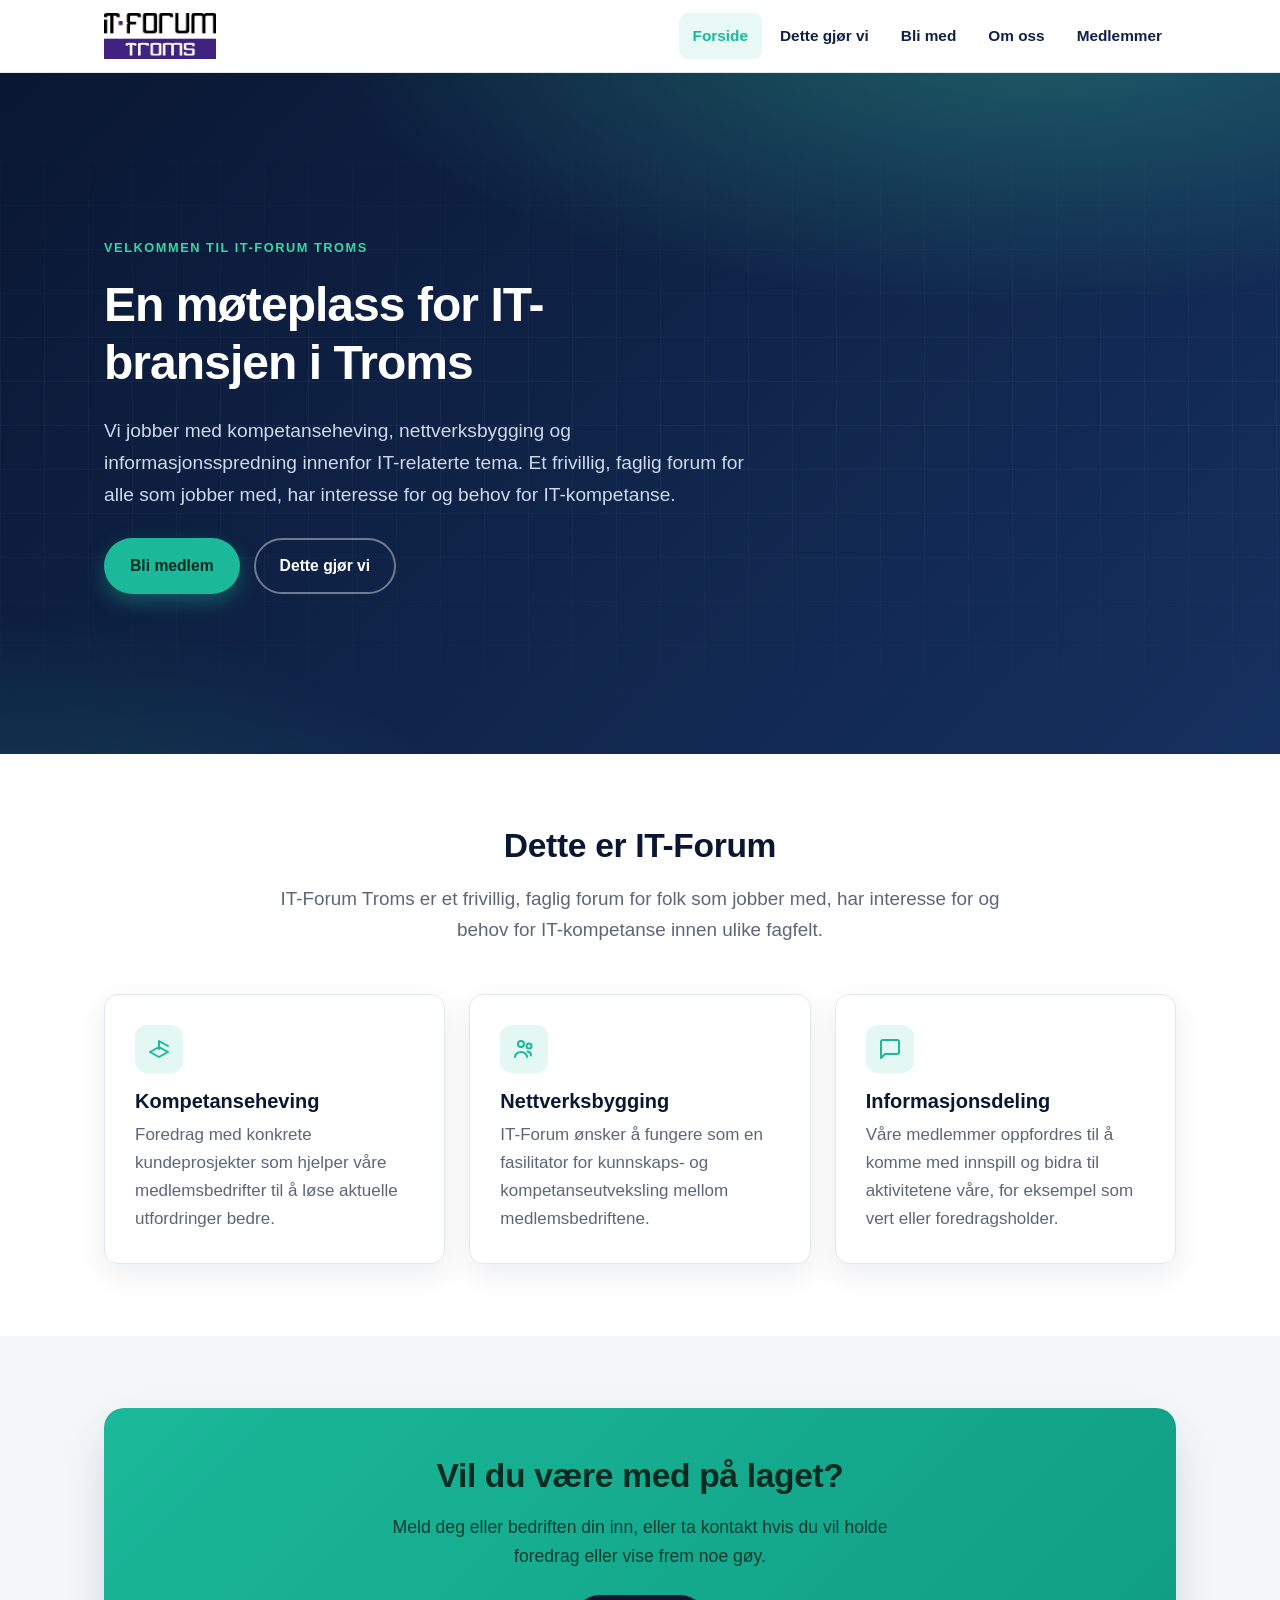
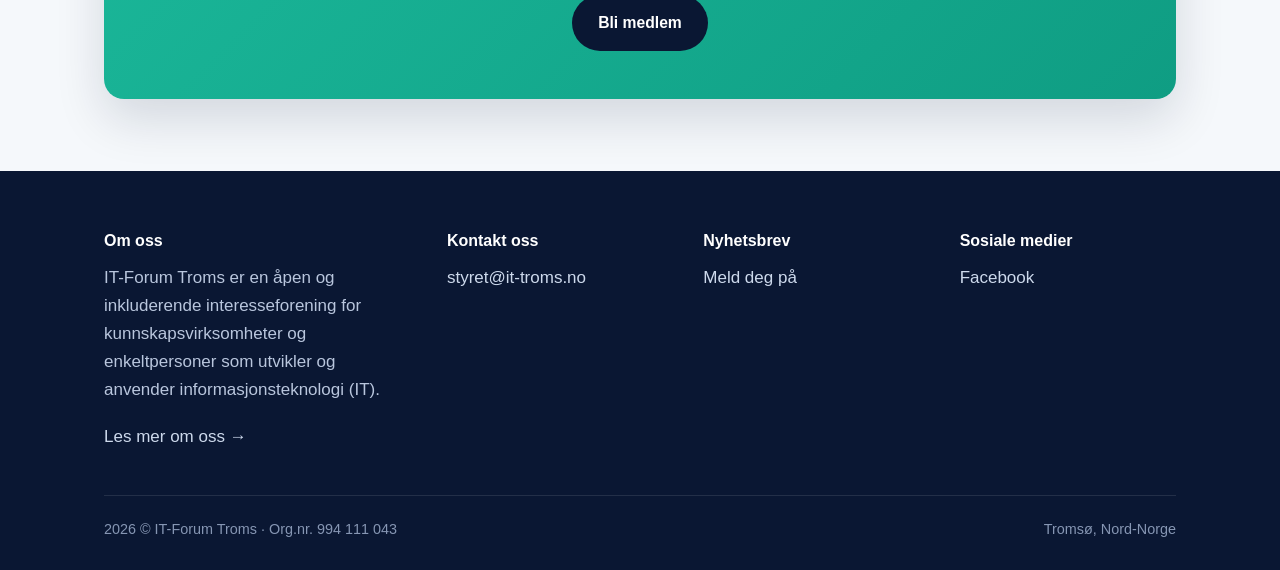
<file: site/index.html>
<!DOCTYPE html>
<html lang="no">
<head>
  <meta charset="UTF-8">
  <meta name="viewport" content="width=device-width, initial-scale=1">
  <title>IT-Forum Troms</title>
  <meta name="description" content="IT-Forum Troms jobber med kompetanseheving, nettverksbygging og informasjonsspredning innenfor IT-relaterte tema i Nord-Norge.">
  <link rel="canonical" href="https://it-troms.no/">
  <link rel="icon" type="image/png" href="assets/img/logo.png">
  <link rel="stylesheet" href="assets/css/style.css">
</head>
<body>
  <header class="site-header">
    <div class="container nav">
      <a class="brand" href="index.html">
        <img class="brand-logo" src="assets/img/logo.png" alt="IT-Forum Troms">
      </a>
      <button class="nav-toggle" aria-label="Meny" aria-expanded="false"><span></span></button>
      <ul class="nav-links">
        <li><a href="index.html" class="active">Forside</a></li>
        <li><a href="dette-gjor-vi.html">Dette gjør vi</a></li>
        <li><a href="bli-med.html">Bli med</a></li>
        <li><a href="om-oss.html">Om oss</a></li>
        <li><a href="medlemmer.html">Medlemmer</a></li>
      </ul>
    </div>
  </header>

  <main>
    <section class="hero">
      <div class="container">
        <span class="hero-eyebrow">Velkommen til IT-Forum Troms</span>
        <h1>En møteplass for IT-bransjen i Troms</h1>
        <p>Vi jobber med kompetanseheving, nettverksbygging og informasjonsspredning innenfor IT-relaterte tema. Et frivillig, faglig forum for alle som jobber med, har interesse for og behov for IT-kompetanse.</p>
        <div class="actions">
          <a class="btn btn-primary" href="bli-med.html">Bli medlem</a>
          <a class="btn btn-ghost" href="dette-gjor-vi.html">Dette gjør vi</a>
        </div>
      </div>
    </section>

    <section>
      <div class="container">
        <div class="center" style="margin-bottom:48px;">
          <h2>Dette er IT-Forum</h2>
          <p class="lead">IT-Forum Troms er et frivillig, faglig forum for folk som jobber med, har interesse for og behov for IT-kompetanse innen ulike fagfelt.</p>
        </div>
        <div class="grid">
          <article class="card">
            <div class="icon" aria-hidden="true">
              <svg width="24" height="24" viewBox="0 0 24 24" fill="none" stroke="currentColor" stroke-width="2" stroke-linecap="round" stroke-linejoin="round"><path d="M12 20l9-5-9-5-9 5 9 5z"/><path d="M12 12V4l9 5"/></svg>
            </div>
            <h3>Kompetanseheving</h3>
            <p>Foredrag med konkrete kundeprosjekter som hjelper våre medlemsbedrifter til å løse aktuelle utfordringer bedre.</p>
          </article>
          <article class="card">
            <div class="icon" aria-hidden="true">
              <svg width="24" height="24" viewBox="0 0 24 24" fill="none" stroke="currentColor" stroke-width="2" stroke-linecap="round" stroke-linejoin="round"><circle cx="9" cy="7" r="3"/><circle cx="17" cy="9" r="2.5"/><path d="M3 20c0-3 3-5 6-5s6 2 6 5"/><path d="M15.5 14.5c2.2.3 3.5 2 3.5 4"/></svg>
            </div>
            <h3>Nettverksbygging</h3>
            <p>IT-Forum ønsker å fungere som en fasilitator for kunnskaps- og kompetanseutveksling mellom medlemsbedriftene.</p>
          </article>
          <article class="card">
            <div class="icon" aria-hidden="true">
              <svg width="24" height="24" viewBox="0 0 24 24" fill="none" stroke="currentColor" stroke-width="2" stroke-linecap="round" stroke-linejoin="round"><path d="M21 15a2 2 0 0 1-2 2H7l-4 4V5a2 2 0 0 1 2-2h14a2 2 0 0 1 2 2z"/></svg>
            </div>
            <h3>Informasjonsdeling</h3>
            <p>Våre medlemmer oppfordres til å komme med innspill og bidra til aktivitetene våre, for eksempel som vert eller foredragsholder.</p>
          </article>
        </div>
      </div>
    </section>

    <section class="section-soft">
      <div class="container">
        <div class="cta">
          <h2>Vil du være med på laget?</h2>
          <p>Meld deg eller bedriften din inn, eller ta kontakt hvis du vil holde foredrag eller vise frem noe gøy.</p>
          <a class="btn btn-dark" href="bli-med.html">Bli medlem</a>
        </div>
      </div>
    </section>
  </main>

  <footer class="site-footer">
    <div class="container">
      <div class="footer-grid">
        <div>
          <h4>Om oss</h4>
          <p>IT-Forum Troms er en åpen og inkluderende interesseforening for kunnskapsvirksomheter og enkeltpersoner som utvikler og anvender informasjonsteknologi (IT).</p>
          <a href="om-oss.html">Les mer om oss →</a>
        </div>
        <div>
          <h4>Kontakt oss</h4>
          <ul><li><a href="mailto:styret@it-troms.no">styret@it-troms.no</a></li></ul>
        </div>
        <div>
          <h4>Nyhetsbrev</h4>
          <ul><li><a href="mailto:styret@it-troms.no?subject=Meld%20meg%20p%C3%A5%20nyhetsbrev">Meld deg på</a></li></ul>
        </div>
        <div>
          <h4>Sosiale medier</h4>
          <ul><li><a href="https://www.facebook.com/itforumtroms/" target="_blank" rel="noopener">Facebook</a></li></ul>
        </div>
      </div>
      <div class="footer-bottom">
        <span>2026 © IT-Forum Troms · Org.nr. 994 111 043</span>
        <span>Tromsø, Nord-Norge</span>
      </div>
    </div>
  </footer>

  <script src="assets/js/main.js"></script>
</body>
</html>
</file>
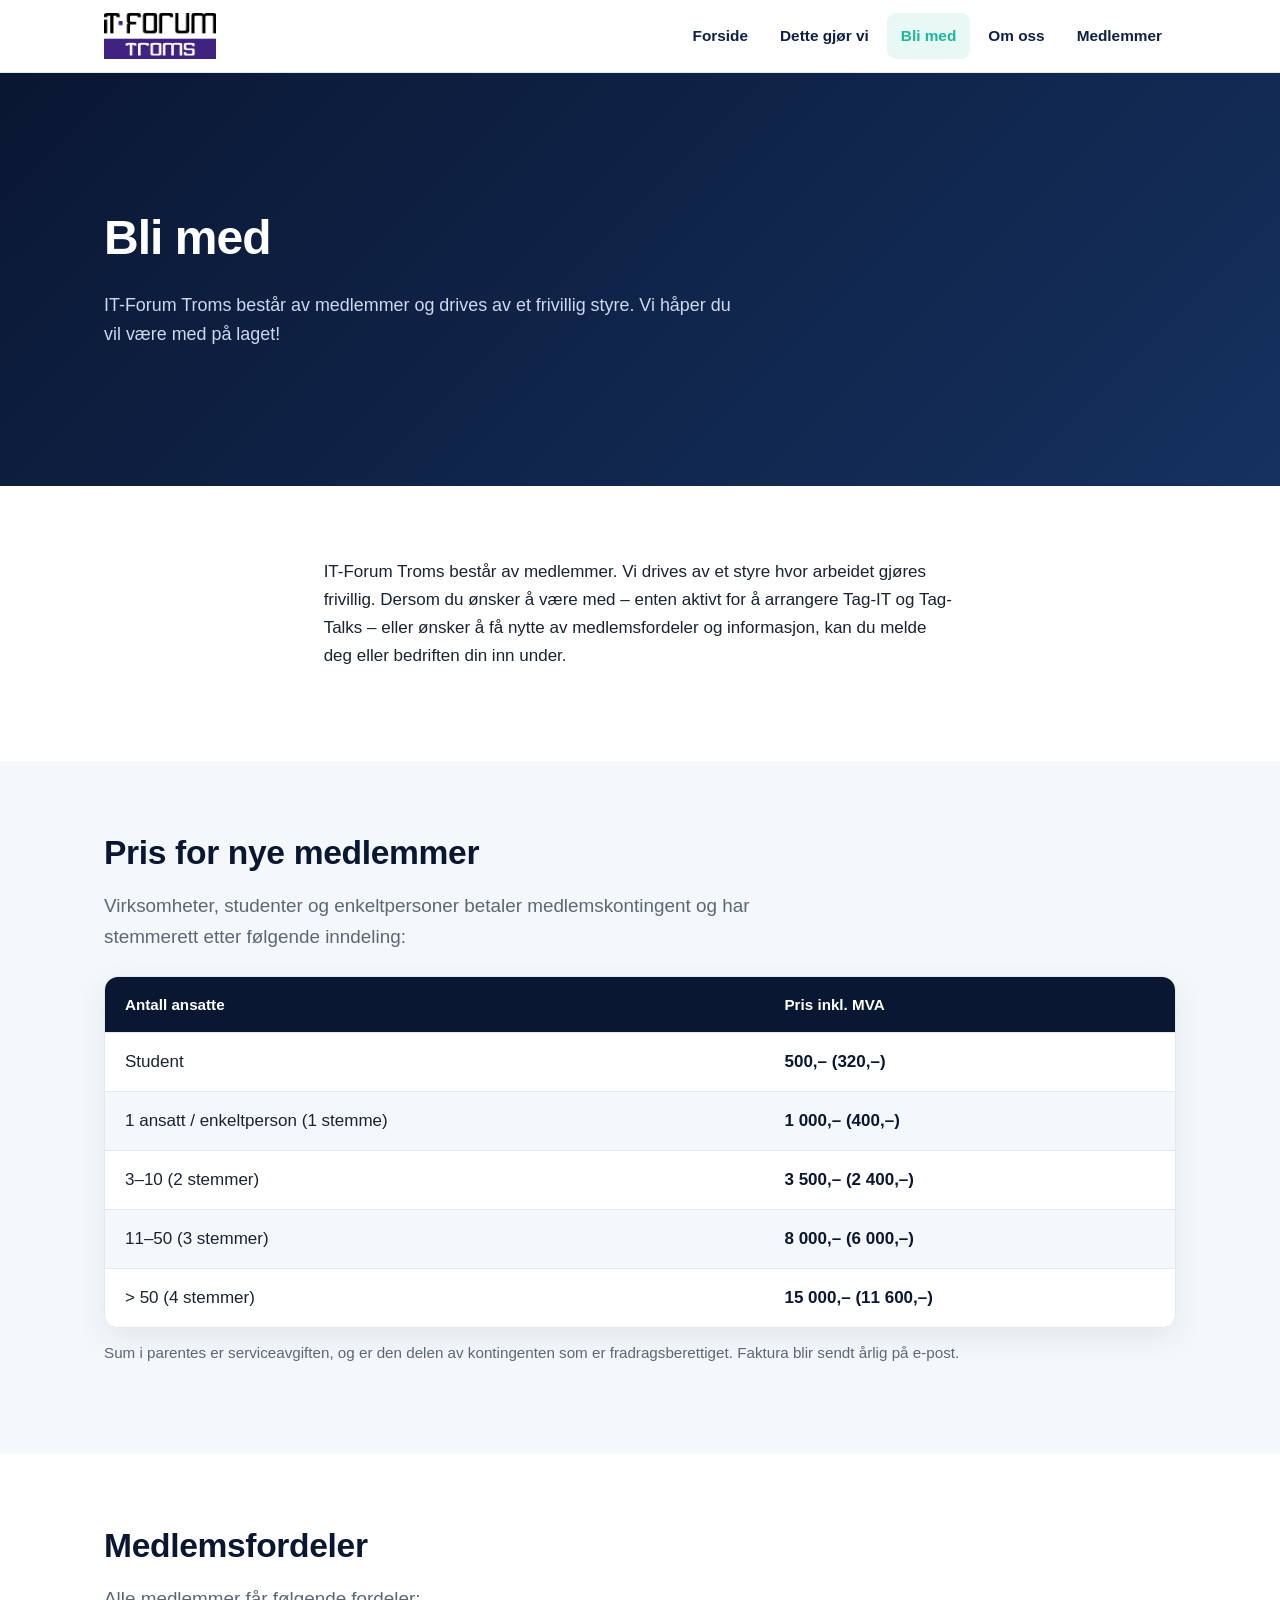
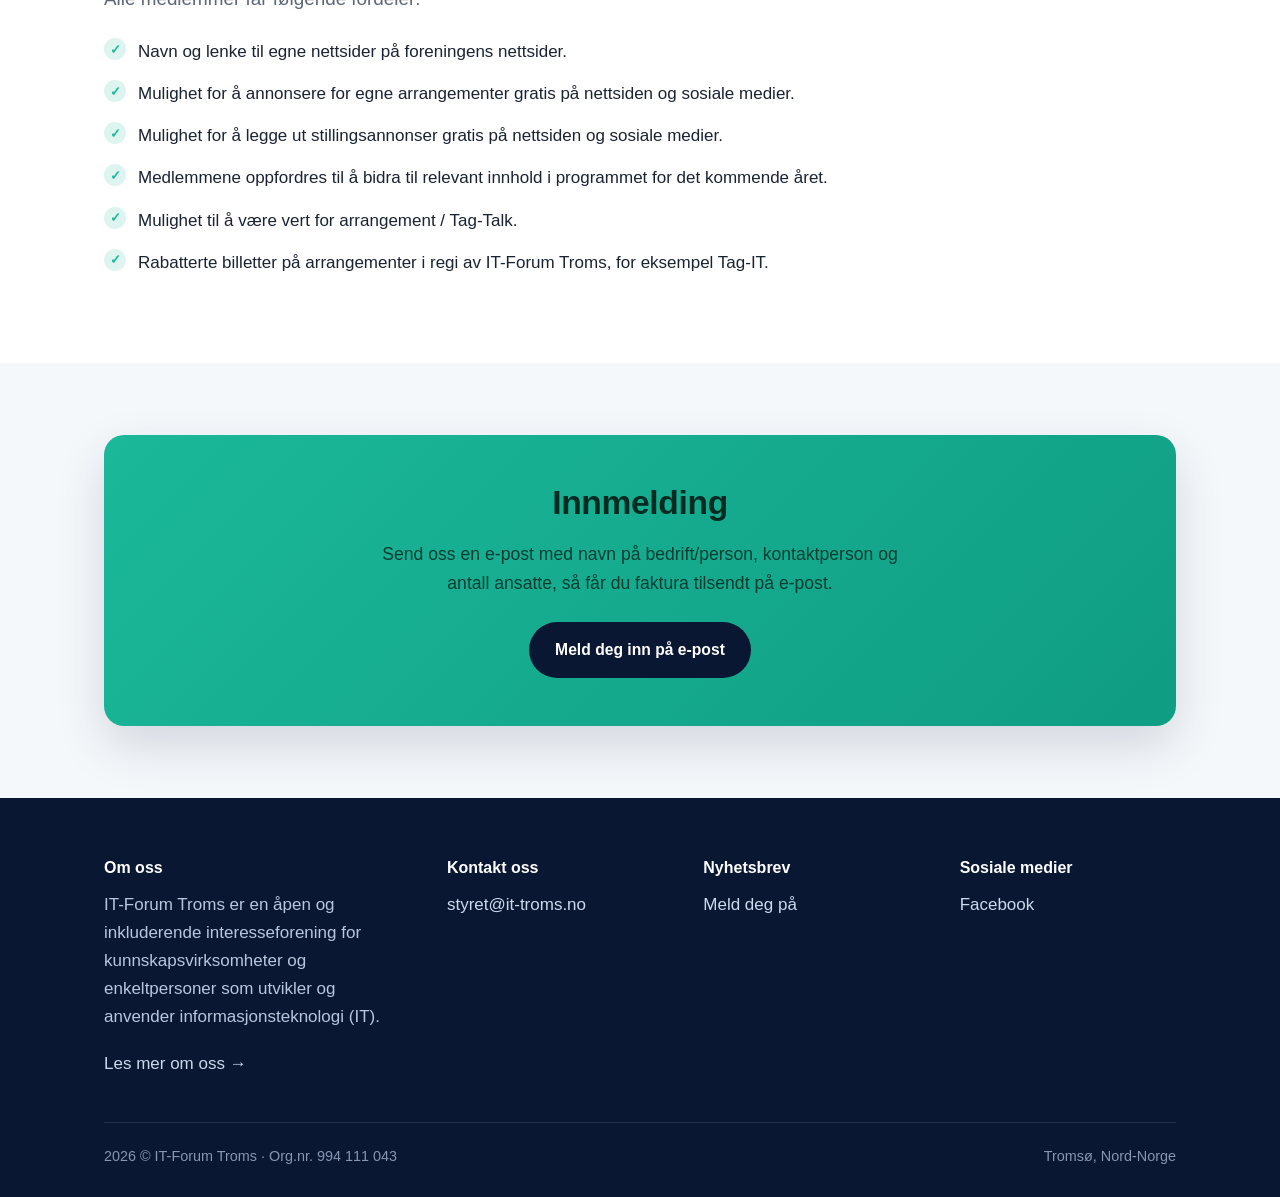
<file: site/bli-med.html>
<!DOCTYPE html>
<html lang="no">
<head>
  <meta charset="UTF-8">
  <meta name="viewport" content="width=device-width, initial-scale=1">
  <title>Bli med – IT-Forum Troms</title>
  <meta name="description" content="Bli medlem i IT-Forum Troms. Se medlemskontingent, medlemsfordeler og hvordan du melder deg inn.">
  <link rel="canonical" href="https://it-troms.no/bli-med.html">
  <link rel="icon" type="image/png" href="assets/img/logo.png">
  <link rel="stylesheet" href="assets/css/style.css">
</head>
<body>
  <header class="site-header">
    <div class="container nav">
      <a class="brand" href="index.html">
        <img class="brand-logo" src="assets/img/logo.png" alt="IT-Forum Troms">
      </a>
      <button class="nav-toggle" aria-label="Meny" aria-expanded="false"><span></span></button>
      <ul class="nav-links">
        <li><a href="index.html">Forside</a></li>
        <li><a href="dette-gjor-vi.html">Dette gjør vi</a></li>
        <li><a href="bli-med.html" class="active">Bli med</a></li>
        <li><a href="om-oss.html">Om oss</a></li>
        <li><a href="medlemmer.html">Medlemmer</a></li>
      </ul>
    </div>
  </header>

  <main>
    <section class="page-head">
      <div class="container">
        <h1>Bli med</h1>
        <p>IT-Forum Troms består av medlemmer og drives av et frivillig styre. Vi håper du vil være med på laget!</p>
      </div>
    </section>

    <section>
      <div class="container prose">
        <p>IT-Forum Troms består av medlemmer. Vi drives av et styre hvor arbeidet gjøres frivillig. Dersom du ønsker å være med – enten aktivt for å arrangere Tag-IT og Tag-Talks – eller ønsker å få nytte av medlemsfordeler og informasjon, kan du melde deg eller bedriften din inn under.</p>
      </div>
    </section>

    <section class="section-soft">
      <div class="container">
        <h2>Pris for nye medlemmer</h2>
        <p class="lead" style="margin-bottom:24px;">Virksomheter, studenter og enkeltpersoner betaler medlemskontingent og har stemmerett etter følgende inndeling:</p>
        <div class="table-wrap">
          <table class="pricing">
            <thead>
              <tr><th>Antall ansatte</th><th>Pris inkl. MVA</th></tr>
            </thead>
            <tbody>
              <tr><td>Student</td><td>500,– (320,–)</td></tr>
              <tr><td>1 ansatt / enkeltperson (1 stemme)</td><td>1 000,– (400,–)</td></tr>
              <tr><td>3–10 (2 stemmer)</td><td>3 500,– (2 400,–)</td></tr>
              <tr><td>11–50 (3 stemmer)</td><td>8 000,– (6 000,–)</td></tr>
              <tr><td>&gt; 50 (4 stemmer)</td><td>15 000,– (11 600,–)</td></tr>
            </tbody>
          </table>
        </div>
        <p class="table-note">Sum i parentes er serviceavgiften, og er den delen av kontingenten som er fradragsberettiget. Faktura blir sendt årlig på e-post.</p>
      </div>
    </section>

    <section>
      <div class="container">
        <h2>Medlemsfordeler</h2>
        <p class="lead" style="margin-bottom:24px;">Alle medlemmer får følgende fordeler:</p>
        <ul class="checklist">
          <li>Navn og lenke til egne nettsider på foreningens nettsider.</li>
          <li>Mulighet for å annonsere for egne arrangementer gratis på nettsiden og sosiale medier.</li>
          <li>Mulighet for å legge ut stillingsannonser gratis på nettsiden og sosiale medier.</li>
          <li>Medlemmene oppfordres til å bidra til relevant innhold i programmet for det kommende året.</li>
          <li>Mulighet til å være vert for arrangement / Tag-Talk.</li>
          <li>Rabatterte billetter på arrangementer i regi av IT-Forum Troms, for eksempel Tag-IT.</li>
        </ul>
      </div>
    </section>

    <section class="section-soft">
      <div class="container">
        <div class="cta">
          <h2>Innmelding</h2>
          <p>Send oss en e-post med navn på bedrift/person, kontaktperson og antall ansatte, så får du faktura tilsendt på e-post.</p>
          <a class="btn btn-dark" href="mailto:styret@it-troms.no?subject=Innmelding%20IT-Forum%20Troms">Meld deg inn på e-post</a>
        </div>
      </div>
    </section>
  </main>

  <footer class="site-footer">
    <div class="container">
      <div class="footer-grid">
        <div>
          <h4>Om oss</h4>
          <p>IT-Forum Troms er en åpen og inkluderende interesseforening for kunnskapsvirksomheter og enkeltpersoner som utvikler og anvender informasjonsteknologi (IT).</p>
          <a href="om-oss.html">Les mer om oss →</a>
        </div>
        <div>
          <h4>Kontakt oss</h4>
          <ul><li><a href="mailto:styret@it-troms.no">styret@it-troms.no</a></li></ul>
        </div>
        <div>
          <h4>Nyhetsbrev</h4>
          <ul><li><a href="mailto:styret@it-troms.no?subject=Meld%20meg%20p%C3%A5%20nyhetsbrev">Meld deg på</a></li></ul>
        </div>
        <div>
          <h4>Sosiale medier</h4>
          <ul><li><a href="https://www.facebook.com/itforumtroms/" target="_blank" rel="noopener">Facebook</a></li></ul>
        </div>
      </div>
      <div class="footer-bottom">
        <span>2026 © IT-Forum Troms · Org.nr. 994 111 043</span>
        <span>Tromsø, Nord-Norge</span>
      </div>
    </div>
  </footer>

  <script src="assets/js/main.js"></script>
</body>
</html>
</file>
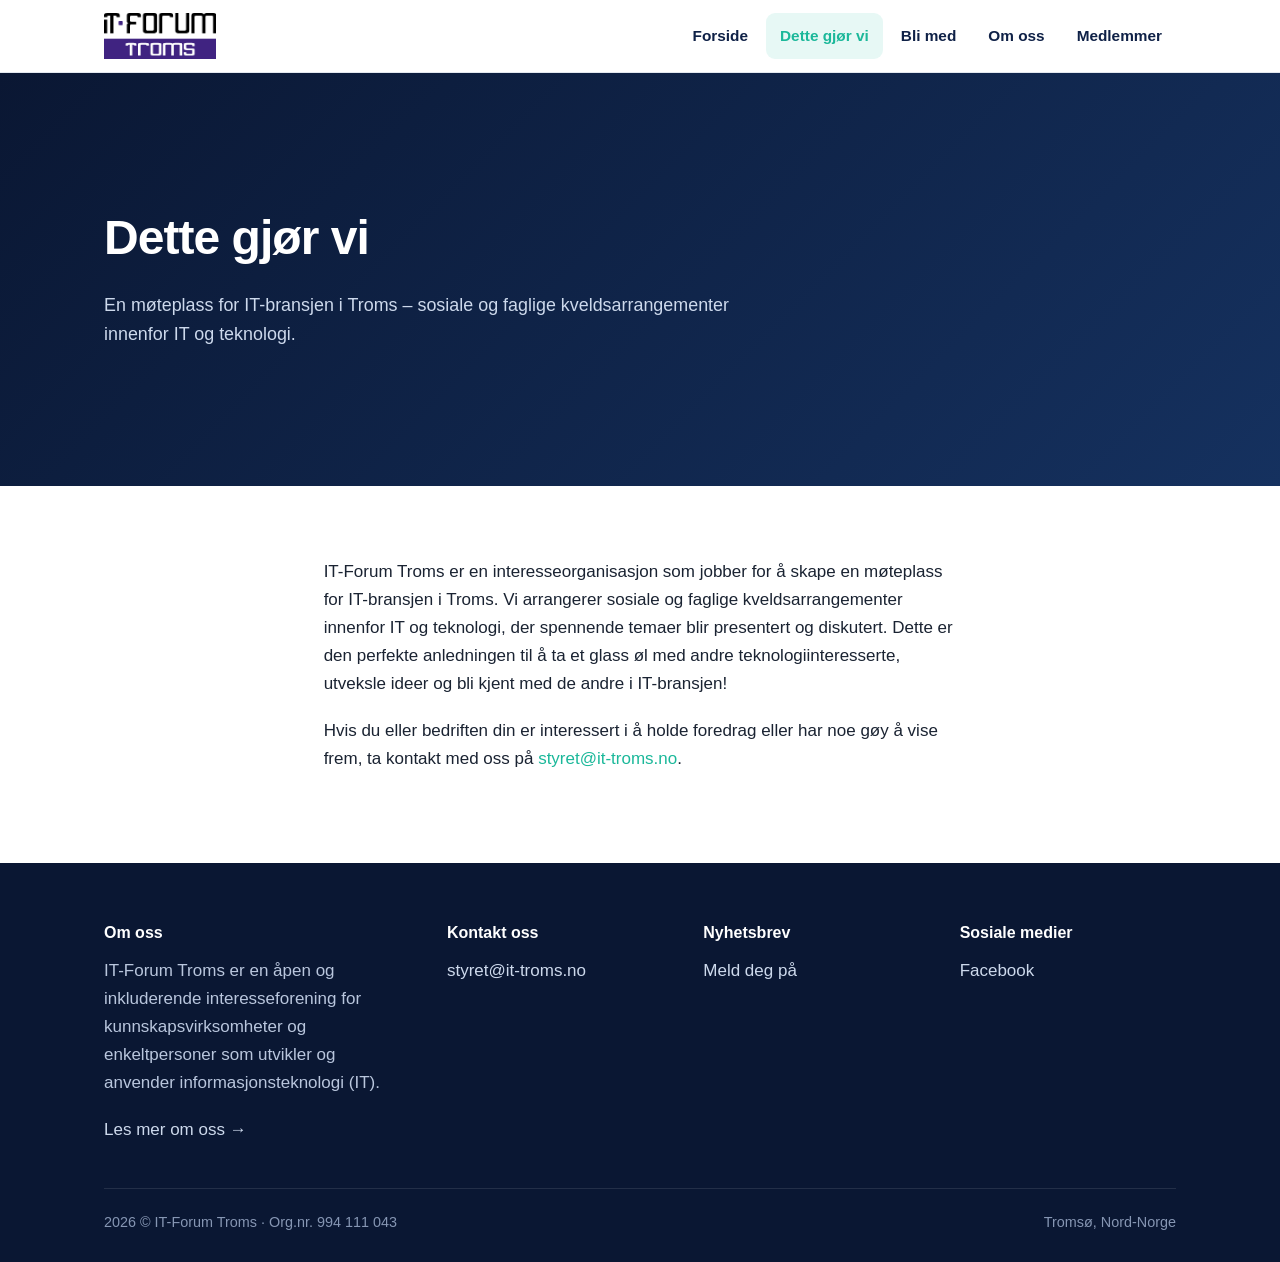
<file: site/dette-gjor-vi.html>
<!DOCTYPE html>
<html lang="no">
<head>
  <meta charset="UTF-8">
  <meta name="viewport" content="width=device-width, initial-scale=1">
  <title>Dette gjør vi – IT-Forum Troms</title>
  <meta name="description" content="IT-Forum Troms arrangerer sosiale og faglige kveldsarrangementer innenfor IT og teknologi i Troms.">
  <link rel="canonical" href="https://it-troms.no/dette-gjor-vi.html">
  <link rel="icon" type="image/png" href="assets/img/logo.png">
  <link rel="stylesheet" href="assets/css/style.css">
</head>
<body>
  <header class="site-header">
    <div class="container nav">
      <a class="brand" href="index.html">
        <img class="brand-logo" src="assets/img/logo.png" alt="IT-Forum Troms">
      </a>
      <button class="nav-toggle" aria-label="Meny" aria-expanded="false"><span></span></button>
      <ul class="nav-links">
        <li><a href="index.html">Forside</a></li>
        <li><a href="dette-gjor-vi.html" class="active">Dette gjør vi</a></li>
        <li><a href="bli-med.html">Bli med</a></li>
        <li><a href="om-oss.html">Om oss</a></li>
        <li><a href="medlemmer.html">Medlemmer</a></li>
      </ul>
    </div>
  </header>

  <main>
    <section class="page-head">
      <div class="container">
        <h1>Dette gjør vi</h1>
        <p>En møteplass for IT-bransjen i Troms – sosiale og faglige kveldsarrangementer innenfor IT og teknologi.</p>
      </div>
    </section>

    <section>
      <div class="container prose">
        <p>IT-Forum Troms er en interesseorganisasjon som jobber for å skape en møteplass for IT-bransjen i Troms. Vi arrangerer sosiale og faglige kveldsarrangementer innenfor IT og teknologi, der spennende temaer blir presentert og diskutert. Dette er den perfekte anledningen til å ta et glass øl med andre teknologiinteresserte, utveksle ideer og bli kjent med de andre i IT-bransjen!</p>
        <p>Hvis du eller bedriften din er interessert i å holde foredrag eller har noe gøy å vise frem, ta kontakt med oss på <a href="mailto:styret@it-troms.no">styret@it-troms.no</a>.</p>
      </div>
    </section>
  </main>

  <footer class="site-footer">
    <div class="container">
      <div class="footer-grid">
        <div>
          <h4>Om oss</h4>
          <p>IT-Forum Troms er en åpen og inkluderende interesseforening for kunnskapsvirksomheter og enkeltpersoner som utvikler og anvender informasjonsteknologi (IT).</p>
          <a href="om-oss.html">Les mer om oss →</a>
        </div>
        <div>
          <h4>Kontakt oss</h4>
          <ul><li><a href="mailto:styret@it-troms.no">styret@it-troms.no</a></li></ul>
        </div>
        <div>
          <h4>Nyhetsbrev</h4>
          <ul><li><a href="mailto:styret@it-troms.no?subject=Meld%20meg%20p%C3%A5%20nyhetsbrev">Meld deg på</a></li></ul>
        </div>
        <div>
          <h4>Sosiale medier</h4>
          <ul><li><a href="https://www.facebook.com/itforumtroms/" target="_blank" rel="noopener">Facebook</a></li></ul>
        </div>
      </div>
      <div class="footer-bottom">
        <span>2026 © IT-Forum Troms · Org.nr. 994 111 043</span>
        <span>Tromsø, Nord-Norge</span>
      </div>
    </div>
  </footer>

  <script src="assets/js/main.js"></script>
</body>
</html>
</file>
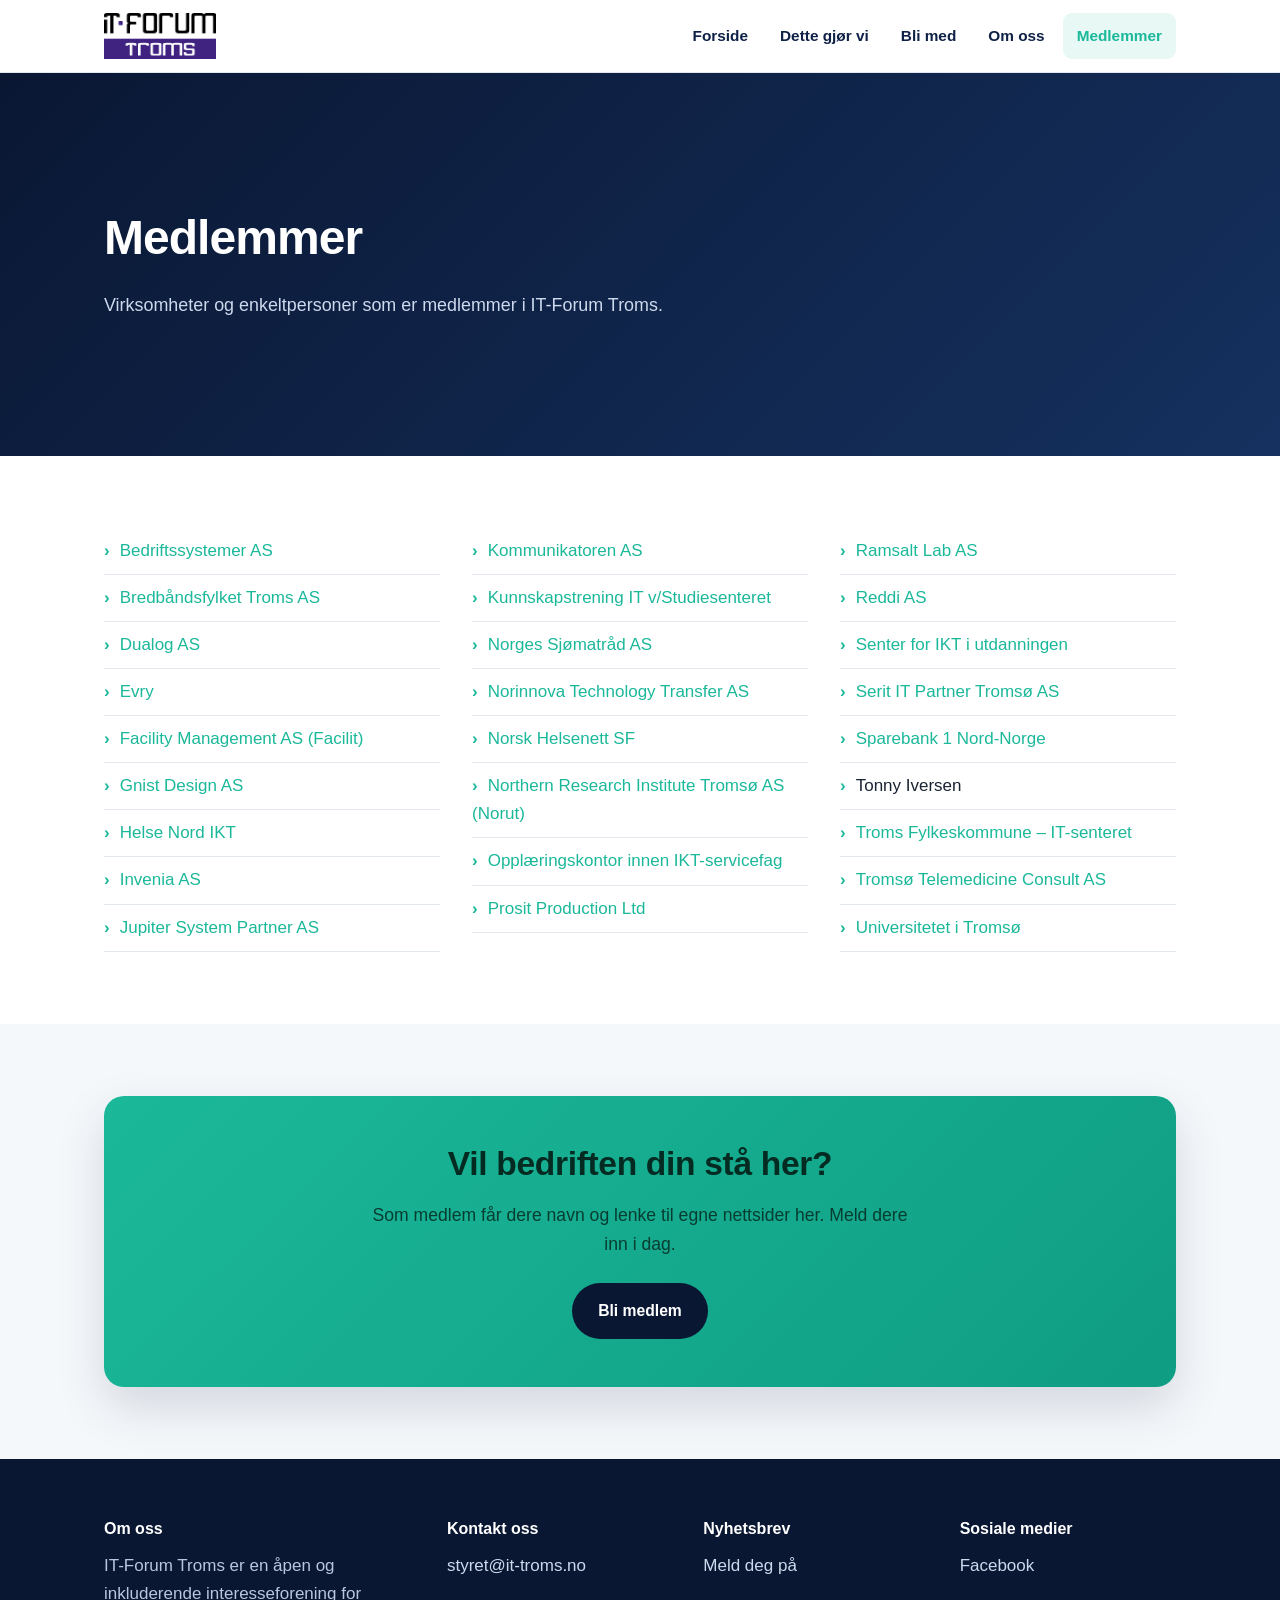
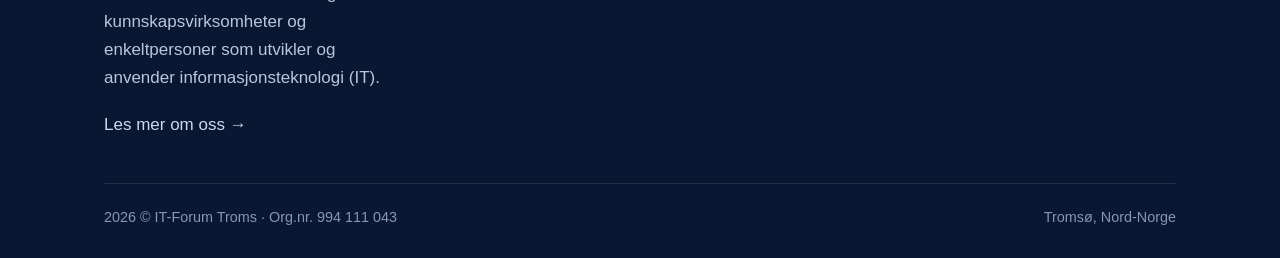
<file: site/medlemmer.html>
<!DOCTYPE html>
<html lang="no">
<head>
  <meta charset="UTF-8">
  <meta name="viewport" content="width=device-width, initial-scale=1">
  <title>Medlemmer – IT-Forum Troms</title>
  <meta name="description" content="Oversikt over medlemmene i IT-Forum Troms.">
  <link rel="canonical" href="https://it-troms.no/medlemmer.html">
  <link rel="icon" type="image/png" href="assets/img/logo.png">
  <link rel="stylesheet" href="assets/css/style.css">
</head>
<body>
  <header class="site-header">
    <div class="container nav">
      <a class="brand" href="index.html">
        <img class="brand-logo" src="assets/img/logo.png" alt="IT-Forum Troms">
      </a>
      <button class="nav-toggle" aria-label="Meny" aria-expanded="false"><span></span></button>
      <ul class="nav-links">
        <li><a href="index.html">Forside</a></li>
        <li><a href="dette-gjor-vi.html">Dette gjør vi</a></li>
        <li><a href="bli-med.html">Bli med</a></li>
        <li><a href="om-oss.html">Om oss</a></li>
        <li><a href="medlemmer.html" class="active">Medlemmer</a></li>
      </ul>
    </div>
  </header>

  <main>
    <section class="page-head">
      <div class="container">
        <h1>Medlemmer</h1>
        <p>Virksomheter og enkeltpersoner som er medlemmer i IT-Forum Troms.</p>
      </div>
    </section>

    <section>
      <div class="container">
        <ul class="members">
          <li><a href="http://www.bedsys.no/" target="_blank" rel="noopener">Bedriftssystemer AS</a></li>
          <li><a href="http://www.bbft.no/" target="_blank" rel="noopener">Bredbåndsfylket Troms AS</a></li>
          <li><a href="http://dualog.com/" target="_blank" rel="noopener">Dualog AS</a></li>
          <li><a href="http://www.evry.no/" target="_blank" rel="noopener">Evry</a></li>
          <li><a href="http://www.facilit.no/" target="_blank" rel="noopener">Facility Management AS (Facilit)</a></li>
          <li><a href="http://www.gnistdesign.no/" target="_blank" rel="noopener">Gnist Design AS</a></li>
          <li><a href="http://www.helse-nord.no/" target="_blank" rel="noopener">Helse Nord IKT</a></li>
          <li><a href="https://invenia.no/" target="_blank" rel="noopener">Invenia AS</a></li>
          <li><a href="http://jupiter.no/" target="_blank" rel="noopener">Jupiter System Partner AS</a></li>
          <li><a href="http://www.kommunikatoren.no/" target="_blank" rel="noopener">Kommunikatoren AS</a></li>
          <li><a href="http://www.kunnskapstrening.no/" target="_blank" rel="noopener">Kunnskapstrening IT v/Studiesenteret</a></li>
          <li><a href="http://www.seafood.no/" target="_blank" rel="noopener">Norges Sjømatråd AS</a></li>
          <li><a href="http://www.norinnova.no/" target="_blank" rel="noopener">Norinnova Technology Transfer AS</a></li>
          <li><a href="https://nhn.no/" target="_blank" rel="noopener">Norsk Helsenett SF</a></li>
          <li><a href="http://www.norut.no/" target="_blank" rel="noopener">Northern Research Institute Tromsø AS (Norut)</a></li>
          <li><a href="http://www.salg-service.no/" target="_blank" rel="noopener">Opplæringskontor innen IKT-servicefag</a></li>
          <li><a href="http://www.prosit.tv/" target="_blank" rel="noopener">Prosit Production Ltd</a></li>
          <li><a href="http://www.ramsalt.com/" target="_blank" rel="noopener">Ramsalt Lab AS</a></li>
          <li><a href="http://reddi.no/" target="_blank" rel="noopener">Reddi AS</a></li>
          <li><a href="http://iktsenteret.no/" target="_blank" rel="noopener">Senter for IKT i utdanningen</a></li>
          <li><a href="http://www.itpartner.no/" target="_blank" rel="noopener">Serit IT Partner Tromsø AS</a></li>
          <li><a href="http://www.snn.no/" target="_blank" rel="noopener">Sparebank 1 Nord-Norge</a></li>
          <li>Tonny Iversen</li>
          <li><a href="http://www.tromsfylke.no/" target="_blank" rel="noopener">Troms Fylkeskommune – IT-senteret</a></li>
          <li><a href="http://telemedicineconsult.com/" target="_blank" rel="noopener">Tromsø Telemedicine Consult AS</a></li>
          <li><a href="http://www.uit.no/" target="_blank" rel="noopener">Universitetet i Tromsø</a></li>
        </ul>
      </div>
    </section>

    <section class="section-soft">
      <div class="container">
        <div class="cta">
          <h2>Vil bedriften din stå her?</h2>
          <p>Som medlem får dere navn og lenke til egne nettsider her. Meld dere inn i dag.</p>
          <a class="btn btn-dark" href="bli-med.html">Bli medlem</a>
        </div>
      </div>
    </section>
  </main>

  <footer class="site-footer">
    <div class="container">
      <div class="footer-grid">
        <div>
          <h4>Om oss</h4>
          <p>IT-Forum Troms er en åpen og inkluderende interesseforening for kunnskapsvirksomheter og enkeltpersoner som utvikler og anvender informasjonsteknologi (IT).</p>
          <a href="om-oss.html">Les mer om oss →</a>
        </div>
        <div>
          <h4>Kontakt oss</h4>
          <ul><li><a href="mailto:styret@it-troms.no">styret@it-troms.no</a></li></ul>
        </div>
        <div>
          <h4>Nyhetsbrev</h4>
          <ul><li><a href="mailto:styret@it-troms.no?subject=Meld%20meg%20p%C3%A5%20nyhetsbrev">Meld deg på</a></li></ul>
        </div>
        <div>
          <h4>Sosiale medier</h4>
          <ul><li><a href="https://www.facebook.com/itforumtroms/" target="_blank" rel="noopener">Facebook</a></li></ul>
        </div>
      </div>
      <div class="footer-bottom">
        <span>2026 © IT-Forum Troms · Org.nr. 994 111 043</span>
        <span>Tromsø, Nord-Norge</span>
      </div>
    </div>
  </footer>

  <script src="assets/js/main.js"></script>
</body>
</html>
</file>
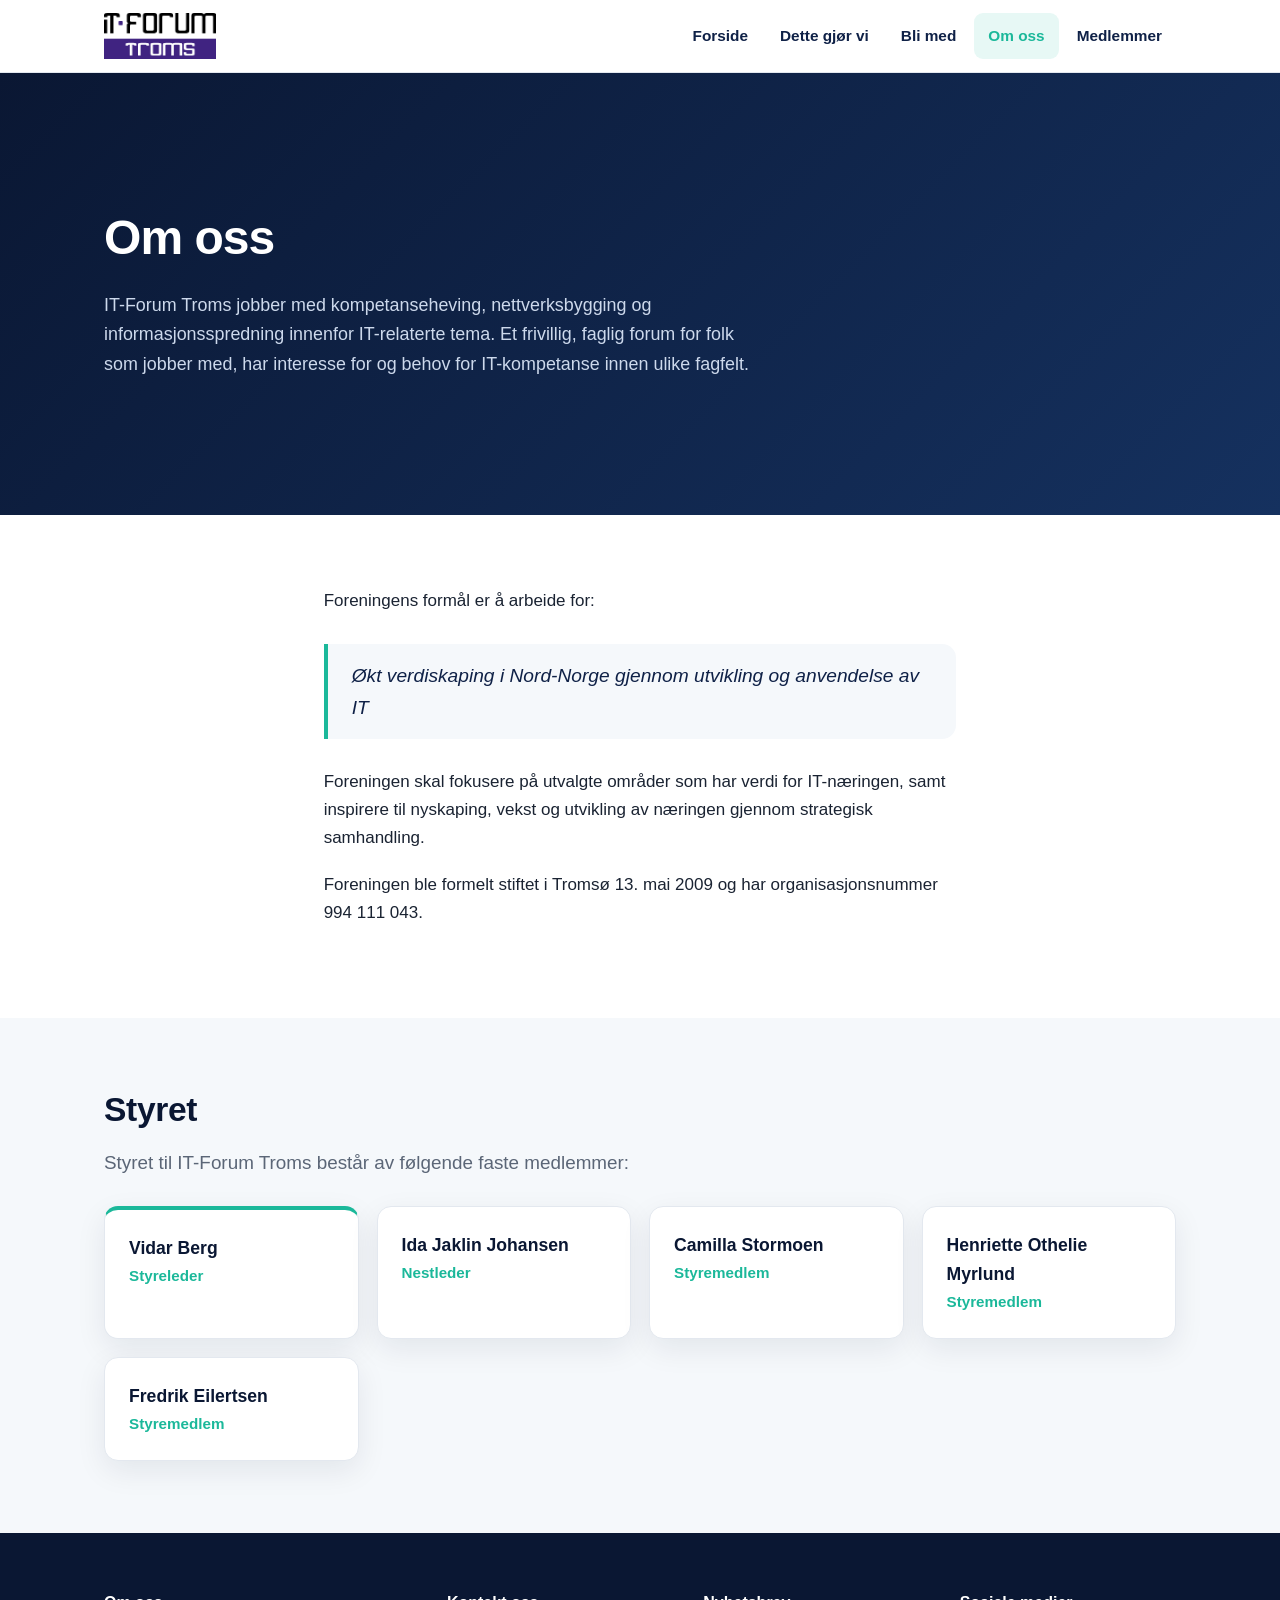
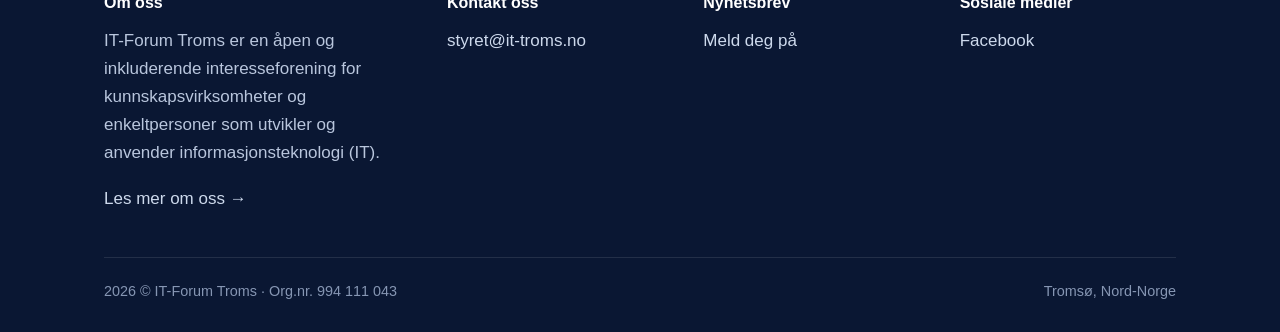
<file: site/om-oss.html>
<!DOCTYPE html>
<html lang="no">
<head>
  <meta charset="UTF-8">
  <meta name="viewport" content="width=device-width, initial-scale=1">
  <title>Om oss – IT-Forum Troms</title>
  <meta name="description" content="Om IT-Forum Troms – formål, historikk og styret. Stiftet i Tromsø 13. mai 2009.">
  <link rel="canonical" href="https://it-troms.no/om-oss.html">
  <link rel="icon" type="image/png" href="assets/img/logo.png">
  <link rel="stylesheet" href="assets/css/style.css">
</head>
<body>
  <header class="site-header">
    <div class="container nav">
      <a class="brand" href="index.html">
        <img class="brand-logo" src="assets/img/logo.png" alt="IT-Forum Troms">
      </a>
      <button class="nav-toggle" aria-label="Meny" aria-expanded="false"><span></span></button>
      <ul class="nav-links">
        <li><a href="index.html">Forside</a></li>
        <li><a href="dette-gjor-vi.html">Dette gjør vi</a></li>
        <li><a href="bli-med.html">Bli med</a></li>
        <li><a href="om-oss.html" class="active">Om oss</a></li>
        <li><a href="medlemmer.html">Medlemmer</a></li>
      </ul>
    </div>
  </header>

  <main>
    <section class="page-head">
      <div class="container">
        <h1>Om oss</h1>
        <p>IT-Forum Troms jobber med kompetanseheving, nettverksbygging og informasjonsspredning innenfor IT-relaterte tema. Et frivillig, faglig forum for folk som jobber med, har interesse for og behov for IT-kompetanse innen ulike fagfelt.</p>
      </div>
    </section>

    <section>
      <div class="container prose">
        <p>Foreningens formål er å arbeide for:</p>
        <blockquote>Økt verdiskaping i Nord-Norge gjennom utvikling og anvendelse av IT</blockquote>
        <p>Foreningen skal fokusere på utvalgte områder som har verdi for IT-næringen, samt inspirere til nyskaping, vekst og utvikling av næringen gjennom strategisk samhandling.</p>
        <p>Foreningen ble formelt stiftet i Tromsø 13. mai 2009 og har organisasjonsnummer 994 111 043.</p>
      </div>
    </section>

    <section class="section-soft">
      <div class="container">
        <h2>Styret</h2>
        <p class="lead" style="margin-bottom:28px;">Styret til IT-Forum Troms består av følgende faste medlemmer:</p>
        <div class="people">
          <div class="person lead-person">
            <div class="name">Vidar Berg</div>
            <div class="role">Styreleder</div>
          </div>
          <div class="person">
            <div class="name">Ida Jaklin Johansen</div>
            <div class="role">Nestleder</div>
          </div>
          <div class="person">
            <div class="name">Camilla Stormoen</div>
            <div class="role">Styremedlem</div>
          </div>
          <div class="person">
            <div class="name">Henriette Othelie Myrlund</div>
            <div class="role">Styremedlem</div>
          </div>
          <div class="person">
            <div class="name">Fredrik Eilertsen</div>
            <div class="role">Styremedlem</div>
          </div>
        </div>
      </div>
    </section>
  </main>

  <footer class="site-footer">
    <div class="container">
      <div class="footer-grid">
        <div>
          <h4>Om oss</h4>
          <p>IT-Forum Troms er en åpen og inkluderende interesseforening for kunnskapsvirksomheter og enkeltpersoner som utvikler og anvender informasjonsteknologi (IT).</p>
          <a href="om-oss.html">Les mer om oss →</a>
        </div>
        <div>
          <h4>Kontakt oss</h4>
          <ul><li><a href="mailto:styret@it-troms.no">styret@it-troms.no</a></li></ul>
        </div>
        <div>
          <h4>Nyhetsbrev</h4>
          <ul><li><a href="mailto:styret@it-troms.no?subject=Meld%20meg%20p%C3%A5%20nyhetsbrev">Meld deg på</a></li></ul>
        </div>
        <div>
          <h4>Sosiale medier</h4>
          <ul><li><a href="https://www.facebook.com/itforumtroms/" target="_blank" rel="noopener">Facebook</a></li></ul>
        </div>
      </div>
      <div class="footer-bottom">
        <span>2026 © IT-Forum Troms · Org.nr. 994 111 043</span>
        <span>Tromsø, Nord-Norge</span>
      </div>
    </div>
  </footer>

  <script src="assets/js/main.js"></script>
</body>
</html>
</file>
<file: site/assets/css/style.css>
/* IT-Forum Troms — modern static site
   Theme: Nordic / aurora (deep navy + teal-green accent) */

:root {
  --navy-900: #0a1733;
  --navy-800: #0f2147;
  --navy-700: #15315f;
  --teal-500: #1bb89a;
  --teal-400: #2ad0b0;
  --aurora: #3ad6a8;
  --ink: #1a2332;
  --muted: #5b6677;
  --line: #e3e8ef;
  --bg: #ffffff;
  --bg-soft: #f5f8fb;
  --white: #ffffff;
  --radius: 14px;
  --shadow: 0 10px 30px rgba(10, 23, 51, 0.08);
  --shadow-lg: 0 20px 50px rgba(10, 23, 51, 0.14);
  --maxw: 1120px;
  --font: -apple-system, BlinkMacSystemFont, "Segoe UI", Roboto, Helvetica, Arial, sans-serif;
}

* { box-sizing: border-box; }

html { scroll-behavior: smooth; }

body {
  margin: 0;
  font-family: var(--font);
  color: var(--ink);
  background: var(--bg);
  line-height: 1.65;
  font-size: 17px;
  -webkit-font-smoothing: antialiased;
}

img { max-width: 100%; display: block; }

a { color: var(--teal-500); text-decoration: none; }
a:hover { text-decoration: underline; }

.container {
  width: 100%;
  max-width: var(--maxw);
  margin: 0 auto;
  padding: 0 24px;
}

h1, h2, h3, h4 { line-height: 1.2; color: var(--navy-900); margin: 0 0 0.5em; }
h1 { font-size: clamp(2rem, 5vw, 3rem); letter-spacing: -0.02em; }
h2 { font-size: clamp(1.5rem, 3vw, 2.1rem); letter-spacing: -0.01em; }
h3 { font-size: 1.25rem; }

p { margin: 0 0 1.1em; }

/* ---------- Header ---------- */
.site-header {
  position: sticky;
  top: 0;
  z-index: 50;
  background: rgba(255, 255, 255, 0.92);
  backdrop-filter: saturate(180%) blur(12px);
  border-bottom: 1px solid var(--line);
}
.nav {
  display: flex;
  align-items: center;
  justify-content: space-between;
  height: 72px;
}
.brand {
  display: flex;
  align-items: center;
  gap: 12px;
  font-weight: 800;
  color: var(--navy-900);
  font-size: 1.1rem;
  letter-spacing: -0.01em;
}
.brand:hover { text-decoration: none; }
.brand-logo { height: 46px; width: auto; display: block; }
@media (max-width: 520px) { .brand-logo { height: 38px; } }

.nav-links {
  display: flex;
  align-items: center;
  gap: 4px;
  list-style: none;
  margin: 0;
  padding: 0;
}
.nav-links a {
  display: block;
  padding: 10px 14px;
  border-radius: 9px;
  color: var(--navy-800);
  font-weight: 600;
  font-size: 0.96rem;
  transition: background 0.15s, color 0.15s;
}
.nav-links a:hover { background: var(--bg-soft); text-decoration: none; }
.nav-links a.active { color: var(--teal-500); background: rgba(27, 184, 154, 0.1); }

.nav-toggle {
  display: none;
  border: 1px solid var(--line);
  background: var(--white);
  border-radius: 9px;
  padding: 9px 11px;
  cursor: pointer;
  line-height: 0;
}
.nav-toggle span,
.nav-toggle span::before,
.nav-toggle span::after {
  display: block; width: 22px; height: 2px; background: var(--navy-900);
  position: relative; transition: 0.2s;
}
.nav-toggle span::before { content: ""; position: absolute; top: -7px; }
.nav-toggle span::after { content: ""; position: absolute; top: 7px; }

/* ---------- Hero ---------- */
.hero {
  position: relative;
  background:
    radial-gradient(1200px 500px at 80% -10%, rgba(58, 214, 168, 0.35), transparent 60%),
    radial-gradient(900px 500px at 0% 120%, rgba(42, 208, 176, 0.18), transparent 55%),
    linear-gradient(135deg, var(--navy-900), var(--navy-700));
  color: #eaf1fb;
  overflow: hidden;
}
.hero::after {
  content: "";
  position: absolute; inset: 0;
  background-image:
    linear-gradient(rgba(255,255,255,0.04) 1px, transparent 1px),
    linear-gradient(90deg, rgba(255,255,255,0.04) 1px, transparent 1px);
  background-size: 44px 44px;
  mask-image: linear-gradient(180deg, transparent, black, transparent);
  pointer-events: none;
}
.hero .container { position: relative; z-index: 1; padding-top: 88px; padding-bottom: 88px; }
.hero-eyebrow {
  display: inline-block;
  font-size: 0.8rem; font-weight: 700; letter-spacing: 0.12em; text-transform: uppercase;
  color: var(--aurora);
  margin-bottom: 18px;
}
.hero h1 { color: #ffffff; max-width: 18ch; }
.hero p { font-size: 1.2rem; max-width: 60ch; color: #cdd9ec; }
.hero .actions { margin-top: 28px; display: flex; gap: 14px; flex-wrap: wrap; }

/* page header (interior pages) */
.page-head {
  background: linear-gradient(135deg, var(--navy-900), var(--navy-700));
  color: #eaf1fb;
}
.page-head .container { padding-top: 64px; padding-bottom: 64px; }
.page-head h1 { color: #fff; }
.page-head p { color: #cdd9ec; max-width: 65ch; margin: 0; font-size: 1.12rem; }

/* ---------- Buttons ---------- */
.btn {
  display: inline-block;
  padding: 13px 24px;
  border-radius: 999px;
  font-weight: 700;
  font-size: 0.98rem;
  cursor: pointer;
  border: 2px solid transparent;
  transition: transform 0.12s, box-shadow 0.15s, background 0.15s;
}
.btn:hover { text-decoration: none; transform: translateY(-1px); }
.btn-primary { background: var(--teal-500); color: #042b22; box-shadow: 0 8px 20px rgba(27, 184, 154, 0.35); }
.btn-primary:hover { background: var(--teal-400); }
.btn-ghost { background: transparent; color: #fff; border-color: rgba(255,255,255,0.4); }
.btn-ghost:hover { background: rgba(255,255,255,0.1); }
.btn-dark { background: var(--navy-900); color: #fff; }
.btn-dark:hover { background: var(--navy-700); }

/* ---------- Sections ---------- */
section { padding: 72px 0; }
.section-soft { background: var(--bg-soft); }
.lead { font-size: 1.18rem; color: var(--muted); max-width: 70ch; }
.center { text-align: center; }
.center .lead { margin-left: auto; margin-right: auto; }

/* prose blocks */
.prose { max-width: 72ch; }
.prose ul { padding-left: 1.2em; }
.prose li { margin-bottom: 0.5em; }
.prose blockquote {
  margin: 1.5em 0;
  padding: 16px 24px;
  border-left: 4px solid var(--teal-500);
  background: var(--bg-soft);
  border-radius: 0 var(--radius) var(--radius) 0;
  font-size: 1.2rem;
  font-style: italic;
  color: var(--navy-800);
}

/* ---------- Cards / pillars ---------- */
.grid {
  display: grid;
  gap: 24px;
  grid-template-columns: repeat(3, 1fr);
}
.grid-2 { grid-template-columns: repeat(2, 1fr); }
.card {
  background: var(--white);
  border: 1px solid var(--line);
  border-radius: var(--radius);
  padding: 30px;
  box-shadow: var(--shadow);
  transition: transform 0.15s, box-shadow 0.15s;
}
.card:hover { transform: translateY(-3px); box-shadow: var(--shadow-lg); }
.card .icon {
  width: 48px; height: 48px; border-radius: 12px;
  display: grid; place-items: center;
  background: rgba(27, 184, 154, 0.12);
  color: var(--teal-500);
  margin-bottom: 16px;
}
.card h3 { margin-bottom: 8px; }
.card p { color: var(--muted); margin: 0; }

/* board / people */
.people {
  display: grid;
  gap: 18px;
  grid-template-columns: repeat(auto-fit, minmax(220px, 1fr));
}
.person {
  background: var(--white);
  border: 1px solid var(--line);
  border-radius: var(--radius);
  padding: 24px;
  box-shadow: var(--shadow);
}
.person .name { font-weight: 800; color: var(--navy-900); font-size: 1.1rem; }
.person .role { color: var(--teal-500); font-weight: 600; font-size: 0.95rem; }
.person.lead-person { border-top: 4px solid var(--teal-500); }

/* members list */
.members {
  columns: 3;
  column-gap: 32px;
  list-style: none;
  padding: 0;
  margin: 0;
}
.members li {
  break-inside: avoid;
  padding: 9px 0;
  border-bottom: 1px solid var(--line);
}
.members li::before { content: "›"; color: var(--teal-500); font-weight: 700; margin-right: 10px; }

/* ---------- Table ---------- */
.table-wrap { overflow-x: auto; border-radius: var(--radius); box-shadow: var(--shadow); border: 1px solid var(--line); }
table.pricing {
  width: 100%;
  border-collapse: collapse;
  background: var(--white);
  min-width: 480px;
}
table.pricing th, table.pricing td { padding: 15px 20px; text-align: left; }
table.pricing thead th {
  background: var(--navy-900); color: #fff; font-size: 0.95rem;
}
table.pricing tbody tr { border-top: 1px solid var(--line); }
table.pricing tbody tr:nth-child(even) { background: var(--bg-soft); }
table.pricing td:last-child { font-weight: 700; color: var(--navy-900); white-space: nowrap; }
.table-note { color: var(--muted); font-size: 0.95rem; margin-top: 12px; }

/* feature list with checks */
.checklist { list-style: none; padding: 0; margin: 0; }
.checklist li {
  position: relative; padding-left: 34px; margin-bottom: 14px; color: var(--ink);
}
.checklist li::before {
  content: "✓";
  position: absolute; left: 0; top: 0;
  width: 22px; height: 22px; border-radius: 50%;
  background: rgba(27, 184, 154, 0.15); color: var(--teal-500);
  display: grid; place-items: center; font-size: 0.8rem; font-weight: 800;
}

/* CTA band */
.cta {
  background: linear-gradient(135deg, var(--teal-500), #0f9d83);
  color: #042b22;
  border-radius: 20px;
  padding: 48px;
  text-align: center;
  box-shadow: var(--shadow-lg);
}
.cta h2 { color: #042b22; }
.cta p { color: #073d31; max-width: 55ch; margin: 0 auto 24px; font-size: 1.1rem; }

/* contact form */
.form-card {
  background: var(--white);
  border: 1px solid var(--line);
  border-radius: var(--radius);
  padding: 32px;
  box-shadow: var(--shadow);
  max-width: 640px;
}
.field { margin-bottom: 18px; }
.field label { display: block; font-weight: 600; margin-bottom: 6px; color: var(--navy-800); font-size: 0.95rem; }
.field input, .field textarea {
  width: 100%; padding: 12px 14px; border: 1px solid var(--line); border-radius: 10px;
  font-family: inherit; font-size: 1rem; color: var(--ink); background: var(--bg-soft);
}
.field input:focus, .field textarea:focus { outline: 2px solid var(--teal-500); border-color: transparent; background: #fff; }
.field textarea { min-height: 130px; resize: vertical; }

/* ---------- Footer ---------- */
.site-footer {
  background: var(--navy-900);
  color: #b9c6dd;
  padding: 60px 0 28px;
  margin-top: 0;
}
.footer-grid {
  display: grid;
  gap: 40px;
  grid-template-columns: 1.4fr 1fr 1fr 1fr;
}
.site-footer h4 { color: #fff; font-size: 1rem; margin-bottom: 14px; }
.site-footer a { color: #cdd9ec; }
.site-footer ul { list-style: none; padding: 0; margin: 0; }
.site-footer li { margin-bottom: 9px; }
.footer-bottom {
  margin-top: 44px; padding-top: 22px; border-top: 1px solid rgba(255,255,255,0.1);
  display: flex; justify-content: space-between; align-items: center; gap: 16px; flex-wrap: wrap;
  font-size: 0.9rem; color: #8696b3;
}

/* ---------- Responsive ---------- */
@media (max-width: 860px) {
  .grid, .grid-2 { grid-template-columns: 1fr; }
  .members { columns: 2; }
  .footer-grid { grid-template-columns: 1fr 1fr; }
  .nav-toggle { display: inline-block; }
  .nav-links {
    position: absolute; top: 72px; left: 0; right: 0;
    flex-direction: column; align-items: stretch; gap: 0;
    background: #fff; border-bottom: 1px solid var(--line);
    padding: 8px 16px 16px;
    box-shadow: var(--shadow);
    display: none;
  }
  .nav-links.open { display: flex; }
  .nav-links a { padding: 14px; border-radius: 10px; }
  .cta { padding: 32px 22px; }
}
@media (max-width: 520px) {
  .members { columns: 1; }
  .footer-grid { grid-template-columns: 1fr; }
}
</file>
